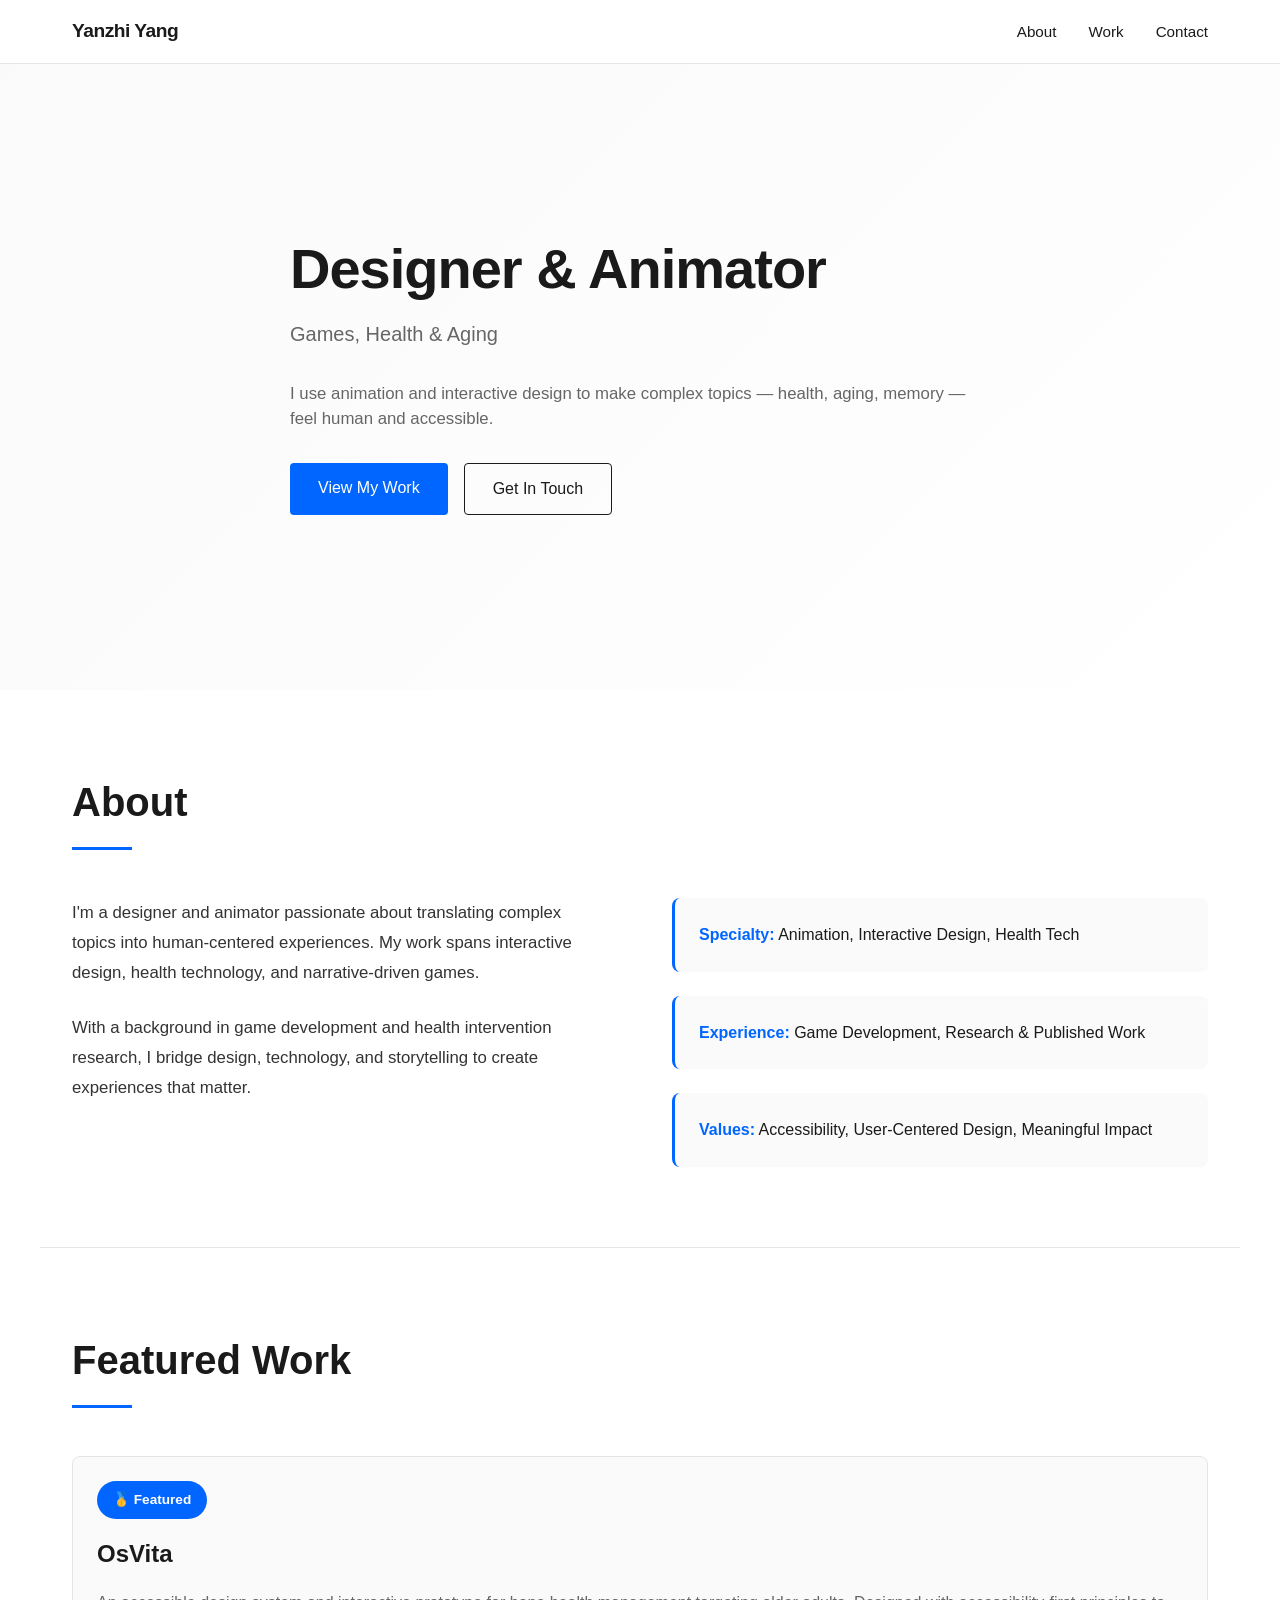
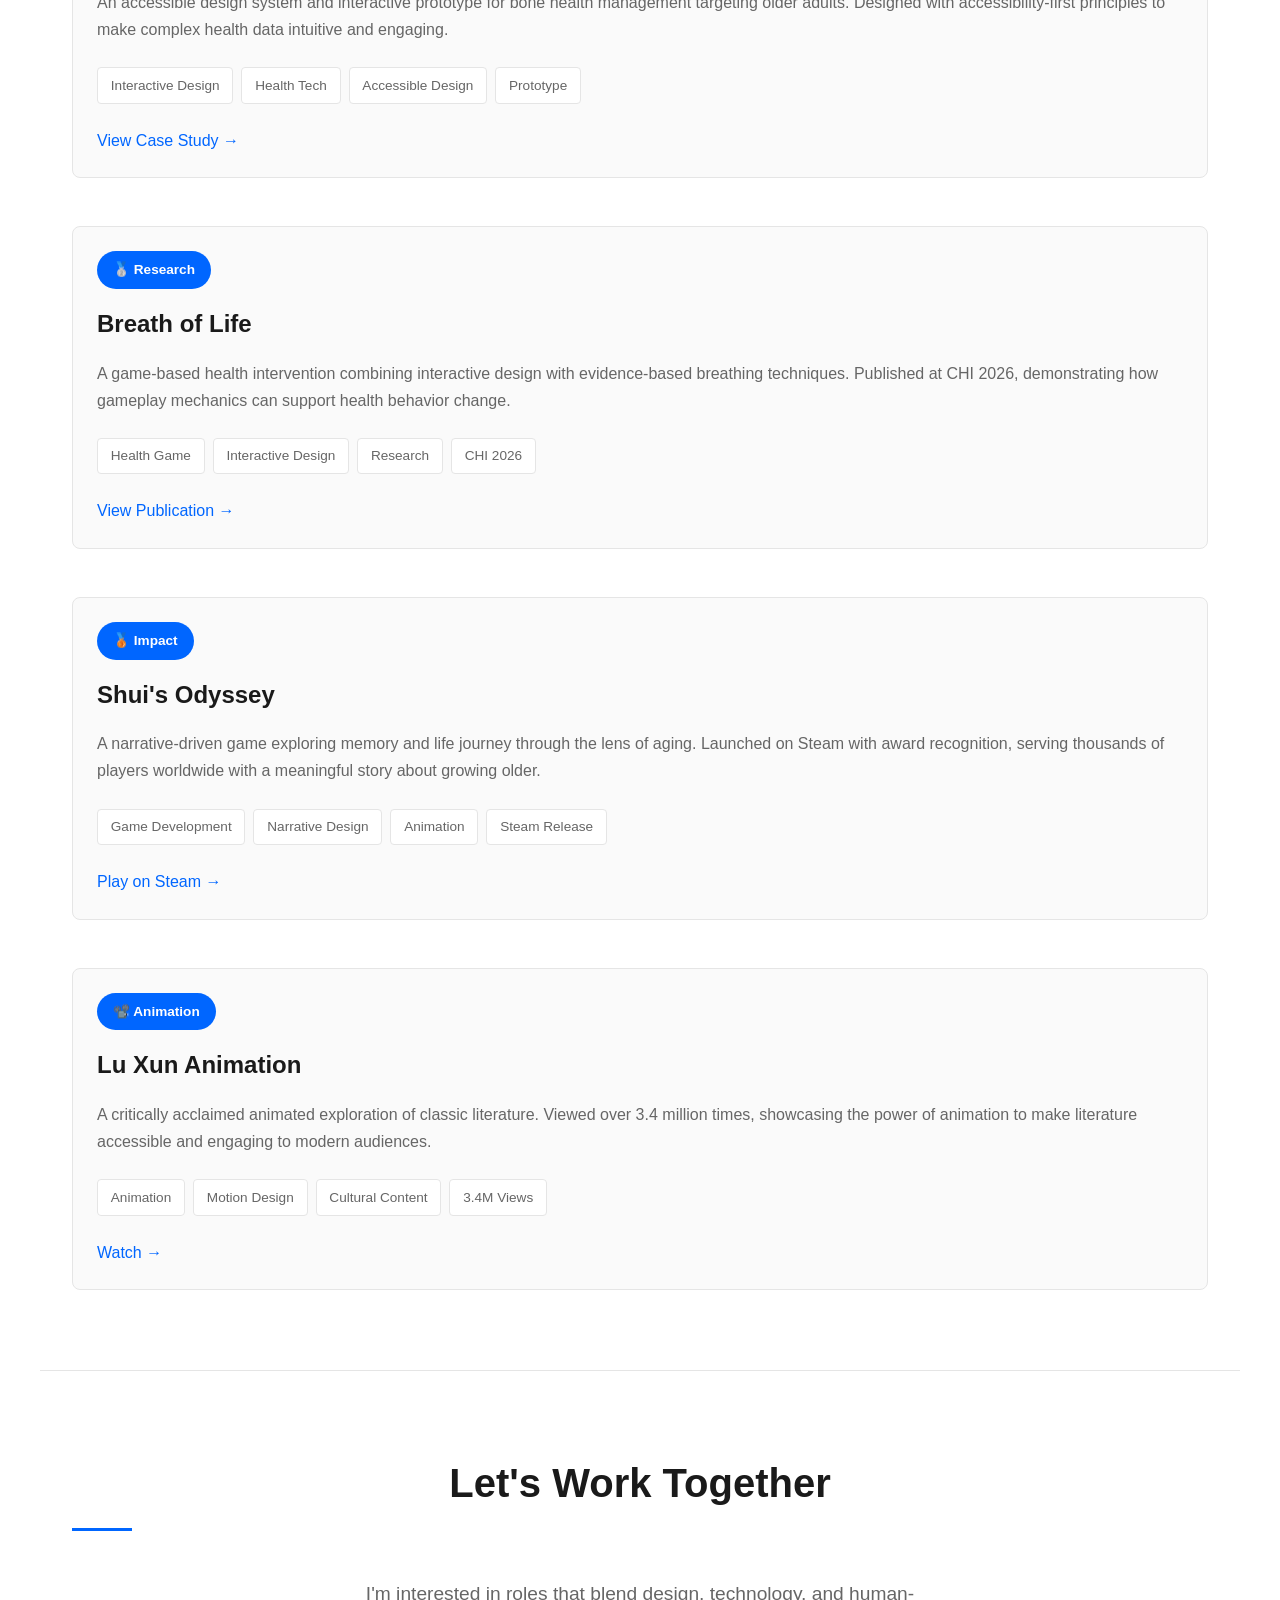
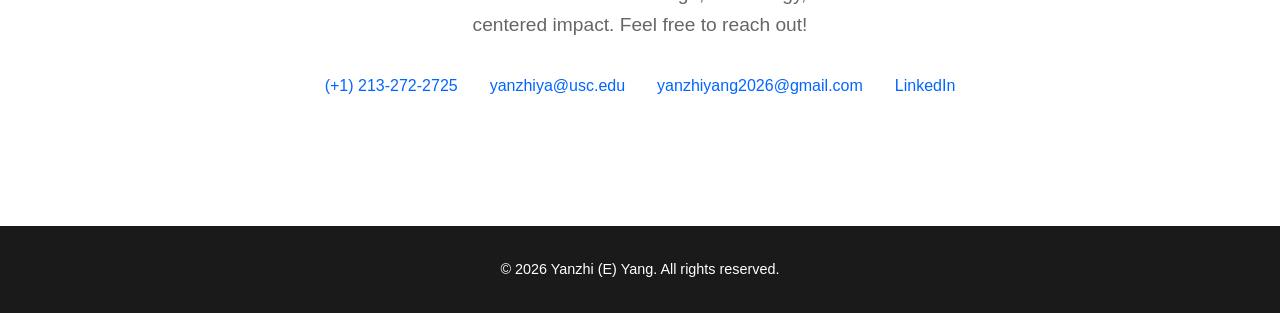
<file: index.html>
<!DOCTYPE html>
<html lang="en">
<head>
    <meta charset="UTF-8">
    <meta name="viewport" content="width=device-width, initial-scale=1.0">
    <title>Yanzhi (E) Yang - Designer & Animator</title>
    <style>
        * {
            margin: 0;
            padding: 0;
            box-sizing: border-box;
        }

        :root {
            --primary: #1a1a1a;
            --secondary: #666;
            --accent: #0066ff;
            --light-bg: #fafafa;
            --white: #ffffff;
            --border: #e5e5e5;
        }

        html {
            scroll-behavior: smooth;
        }

        body {
            font-family: -apple-system, BlinkMacSystemFont, 'Segoe UI', 'Helvetica Neue', sans-serif;
            color: var(--primary);
            background: var(--white);
            line-height: 1.6;
        }

        /* Navigation */
        nav {
            position: fixed;
            top: 0;
            left: 0;
            right: 0;
            background: rgba(255, 255, 255, 0.95);
            backdrop-filter: blur(10px);
            z-index: 1000;
            border-bottom: 1px solid var(--border);
        }

        .nav-container {
            max-width: 1200px;
            margin: 0 auto;
            padding: 1rem 2rem;
            display: flex;
            justify-content: space-between;
            align-items: center;
        }

        .logo {
            font-size: 1.2rem;
            font-weight: 600;
            letter-spacing: -0.5px;
        }

        .nav-links {
            display: flex;
            gap: 2rem;
            list-style: none;
        }

        .nav-links a {
            text-decoration: none;
            color: var(--primary);
            font-size: 0.95rem;
            transition: color 0.3s;
            position: relative;
        }

        .nav-links a:hover {
            color: var(--accent);
        }

        .nav-links a::after {
            content: '';
            position: absolute;
            bottom: -4px;
            left: 0;
            width: 0;
            height: 2px;
            background: var(--accent);
            transition: width 0.3s;
        }

        .nav-links a:hover::after {
            width: 100%;
        }

        /* Hero Section */
        .hero {
            margin-top: 60px;
            padding: 5rem 2rem;
            background: linear-gradient(135deg, #fafafa 0%, #ffffff 100%);
            min-height: 70vh;
            display: flex;
            flex-direction: column;
            justify-content: center;
        }

        .hero-container {
            max-width: 1200px;
            margin: 0 auto;
            animation: fadeInUp 0.8s ease-out;
        }

        .hero h1 {
            font-size: 3.5rem;
            line-height: 1.2;
            margin-bottom: 1rem;
            letter-spacing: -1px;
        }

        .hero-subtitle {
            font-size: 1.25rem;
            color: var(--secondary);
            margin-bottom: 2rem;
            max-width: 700px;
            line-height: 1.5;
        }

        .hero-cta {
            display: flex;
            gap: 1rem;
            flex-wrap: wrap;
        }

        .btn {
            padding: 0.75rem 1.75rem;
            border: none;
            border-radius: 4px;
            font-size: 1rem;
            cursor: pointer;
            text-decoration: none;
            transition: all 0.3s;
            font-weight: 500;
        }

        .btn-primary {
            background: var(--accent);
            color: white;
        }

        .btn-primary:hover {
            background: #0052cc;
            transform: translateY(-2px);
            box-shadow: 0 10px 30px rgba(0, 102, 255, 0.2);
        }

        .btn-secondary {
            background: transparent;
            color: var(--primary);
            border: 1px solid var(--primary);
        }

        .btn-secondary:hover {
            background: var(--primary);
            color: white;
        }

        /* About Section */
        .about {
            max-width: 1200px;
            margin: 0 auto;
            padding: 5rem 2rem;
            border-bottom: 1px solid var(--border);
        }

        .section-title {
            font-size: 2.5rem;
            margin-bottom: 3rem;
            position: relative;
            padding-bottom: 1rem;
        }

        .section-title::after {
            content: '';
            position: absolute;
            bottom: 0;
            left: 0;
            width: 60px;
            height: 3px;
            background: var(--accent);
        }

        .about-content {
            display: grid;
            grid-template-columns: 1fr 1fr;
            gap: 4rem;
            align-items: start;
        }

        .about-text p {
            font-size: 1.05rem;
            line-height: 1.8;
            margin-bottom: 1.5rem;
            color: #333;
        }

        .about-highlights {
            display: grid;
            gap: 1.5rem;
        }

        .highlight-item {
            padding: 1.5rem;
            background: var(--light-bg);
            border-radius: 8px;
            border-left: 3px solid var(--accent);
        }

        .highlight-item strong {
            color: var(--accent);
        }

        /* Portfolio Section */
        .portfolio {
            max-width: 1200px;
            margin: 0 auto;
            padding: 5rem 2rem;
            border-bottom: 1px solid var(--border);
        }

        .projects-grid {
            display: grid;
            gap: 3rem;
        }

        .project-card {
            background: var(--light-bg);
            border-radius: 8px;
            overflow: hidden;
            transition: all 0.3s;
            border: 1px solid var(--border);
        }

        .project-card:hover {
            transform: translateY(-8px);
            box-shadow: 0 20px 40px rgba(0, 0, 0, 0.08);
        }

        .project-badge {
            display: inline-block;
            padding: 0.5rem 1rem;
            background: var(--accent);
            color: white;
            border-radius: 20px;
            font-size: 0.85rem;
            font-weight: 600;
            margin: 1.5rem 1.5rem 0 1.5rem;
        }

        .project-content {
            padding: 0 1.5rem 1.5rem 1.5rem;
        }

        .project-title {
            font-size: 1.5rem;
            margin: 1rem 0;
            color: var(--primary);
        }

        .project-description {
            color: var(--secondary);
            margin-bottom: 1.5rem;
            line-height: 1.7;
        }

        .project-tags {
            display: flex;
            gap: 0.5rem;
            flex-wrap: wrap;
            margin-bottom: 1.5rem;
        }

        .tag {
            display: inline-block;
            padding: 0.4rem 0.8rem;
            background: white;
            border: 1px solid var(--border);
            border-radius: 4px;
            font-size: 0.85rem;
            color: var(--secondary);
        }

        .project-link {
            display: inline-block;
            color: var(--accent);
            text-decoration: none;
            font-weight: 500;
            transition: all 0.3s;
        }

        .project-link:hover {
            color: #0052cc;
            transform: translateX(4px);
        }

        /* Contact Section */
        .contact {
            max-width: 1200px;
            margin: 0 auto;
            padding: 5rem 2rem;
            text-align: center;
        }

        .contact-text {
            font-size: 1.2rem;
            color: var(--secondary);
            margin-bottom: 2rem;
            max-width: 600px;
            margin-left: auto;
            margin-right: auto;
        }

        .contact-links {
            display: flex;
            justify-content: center;
            gap: 2rem;
            flex-wrap: wrap;
            margin-bottom: 3rem;
        }

        .contact-link {
            color: var(--accent);
            text-decoration: none;
            font-weight: 500;
            transition: all 0.3s;
        }

        .contact-link:hover {
            color: #0052cc;
        }

        /* Footer */
        footer {
            background: var(--primary);
            color: white;
            padding: 2rem;
            text-align: center;
            font-size: 0.9rem;
        }

        /* Animations */
        @keyframes fadeInUp {
            from {
                opacity: 0;
                transform: translateY(30px);
            }
            to {
                opacity: 1;
                transform: translateY(0);
            }
        }

        .fade-in {
            animation: fadeInUp 0.8s ease-out;
        }

        /* Responsive */
        @media (max-width: 768px) {
            .hero h1 {
                font-size: 2.5rem;
            }

            .hero-subtitle {
                font-size: 1.1rem;
            }

            .about-content {
                grid-template-columns: 1fr;
                gap: 2rem;
            }

            .nav-links {
                gap: 1rem;
            }

            .section-title {
                font-size: 2rem;
            }

            .hero-cta {
                flex-direction: column;
            }

            .btn {
                width: 100%;
                text-align: center;
            }
        }
    </style>
</head>
<body>
    <!-- Navigation -->
    <nav>
        <div class="nav-container">
            <div class="logo">Yanzhi Yang</div>
            <ul class="nav-links">
                <li><a href="#about">About</a></li>
                <li><a href="#portfolio">Work</a></li>
                <li><a href="#contact">Contact</a></li>
            </ul>
        </div>
    </nav>

    <!-- Hero Section -->
    <section class="hero">
        <div class="hero-container">
            <h1>Designer & Animator</h1>
            <p class="hero-subtitle">Games, Health &amp; Aging</p>
            <p class="hero-subtitle" style="font-size: 1.05rem; margin-bottom: 2rem;">
                I use animation and interactive design to make complex topics — health, aging, memory — feel human and accessible.
            </p>
            <div class="hero-cta">
                <a href="#portfolio" class="btn btn-primary">View My Work</a>
                <a href="#contact" class="btn btn-secondary">Get In Touch</a>
            </div>
        </div>
    </section>

    <!-- About Section -->
    <section class="about" id="about">
        <h2 class="section-title">About</h2>
        <div class="about-content">
            <div class="about-text">
                <p>
                    I'm a designer and animator passionate about translating complex topics into human-centered experiences. My work spans interactive design, health technology, and narrative-driven games.
                </p>
                <p>
                    With a background in game development and health intervention research, I bridge design, technology, and storytelling to create experiences that matter.
                </p>
            </div>
            <div class="about-highlights">
                <div class="highlight-item">
                    <strong>Specialty:</strong> Animation, Interactive Design, Health Tech
                </div>
                <div class="highlight-item">
                    <strong>Experience:</strong> Game Development, Research & Published Work
                </div>
                <div class="highlight-item">
                    <strong>Values:</strong> Accessibility, User-Centered Design, Meaningful Impact
                </div>
            </div>
        </div>
    </section>

    <!-- Portfolio Section -->
    <section class="portfolio" id="portfolio">
        <h2 class="section-title">Featured Work</h2>
        <div class="projects-grid">
            <!-- Project 1 -->
            <div class="project-card fade-in">
                <div class="project-badge">🥇 Featured</div>
                <div class="project-content">
                    <h3 class="project-title">OsVita</h3>
                    <p class="project-description">
                        An accessible design system and interactive prototype for bone health management targeting older adults. Designed with accessibility-first principles to make complex health data intuitive and engaging.
                    </p>
                    <div class="project-tags">
                        <span class="tag">Interactive Design</span>
                        <span class="tag">Health Tech</span>
                        <span class="tag">Accessible Design</span>
                        <span class="tag">Prototype</span>
                    </div>
                    <a href="osvita.html" class="project-link">View Case Study →</a>
                </div>
            </div>

            <!-- Project 2 -->
            <div class="project-card fade-in">
                <div class="project-badge">🥈 Research</div>
                <div class="project-content">
                    <h3 class="project-title">Breath of Life</h3>
                    <p class="project-description">
                        A game-based health intervention combining interactive design with evidence-based breathing techniques. Published at CHI 2026, demonstrating how gameplay mechanics can support health behavior change.
                    </p>
                    <div class="project-tags">
                        <span class="tag">Health Game</span>
                        <span class="tag">Interactive Design</span>
                        <span class="tag">Research</span>
                        <span class="tag">CHI 2026</span>
                    </div>
                    <a href="#" class="project-link">View Publication →</a>
                </div>
            </div>

            <!-- Project 3 -->
            <div class="project-card fade-in">
                <div class="project-badge">🥉 Impact</div>
                <div class="project-content">
                    <h3 class="project-title">Shui's Odyssey</h3>
                    <p class="project-description">
                        A narrative-driven game exploring memory and life journey through the lens of aging. Launched on Steam with award recognition, serving thousands of players worldwide with a meaningful story about growing older.
                    </p>
                    <div class="project-tags">
                        <span class="tag">Game Development</span>
                        <span class="tag">Narrative Design</span>
                        <span class="tag">Animation</span>
                        <span class="tag">Steam Release</span>
                    </div>
                    <a href="#" class="project-link">Play on Steam →</a>
                </div>
            </div>

            <!-- Project 4 -->
            <div class="project-card fade-in">
                <div class="project-badge">📽️ Animation</div>
                <div class="project-content">
                    <h3 class="project-title">Lu Xun Animation</h3>
                    <p class="project-description">
                        A critically acclaimed animated exploration of classic literature. Viewed over 3.4 million times, showcasing the power of animation to make literature accessible and engaging to modern audiences.
                    </p>
                    <div class="project-tags">
                        <span class="tag">Animation</span>
                        <span class="tag">Motion Design</span>
                        <span class="tag">Cultural Content</span>
                        <span class="tag">3.4M Views</span>
                    </div>
                    <a href="#" class="project-link">Watch →</a>
                </div>
            </div>
        </div>
    </section>

    <!-- Contact Section -->
    <section class="contact" id="contact">
        <h2 class="section-title">Let's Work Together</h2>
        <p class="contact-text">
            I'm interested in roles that blend design, technology, and human-centered impact. Feel free to reach out!
        </p>
        <div class="contact-links">
            <a href="tel:+12132722725" class="contact-link">(+1) 213-272-2725</a>
            <a href="mailto:yanzhiya@usc.edu" class="contact-link">yanzhiya@usc.edu</a>
            <a href="mailto:yanzhiyang2026@gmail.com" class="contact-link">yanzhiyang2026@gmail.com</a>
            <a href="https://www.linkedin.com/in/yanzhi-e-yang-2474b6325" class="contact-link" target="_blank" rel="noopener">LinkedIn</a>
        </div>
    </section>

    <!-- Footer -->
    <footer>
        <p>&copy; 2026 Yanzhi (E) Yang. All rights reserved.</p>
    </footer>

    <script>
        // Smooth scroll offset for fixed nav
        document.querySelectorAll('a[href^="#"]').forEach(anchor => {
            anchor.addEventListener('click', function (e) {
                e.preventDefault();
                const target = document.querySelector(this.getAttribute('href'));
                if (target) {
                    const offset = 60;
                    window.scrollTo({
                        top: target.offsetTop - offset,
                        behavior: 'smooth'
                    });
                }
            });
        });

        // Fade-in on scroll
        const observer = new IntersectionObserver((entries) => {
            entries.forEach(entry => {
                if (entry.isIntersecting) {
                    entry.target.classList.add('fade-in');
                }
            });
        });

        document.querySelectorAll('.project-card').forEach(card => {
            observer.observe(card);
        });
    </script>
</body>
</html>
</file>
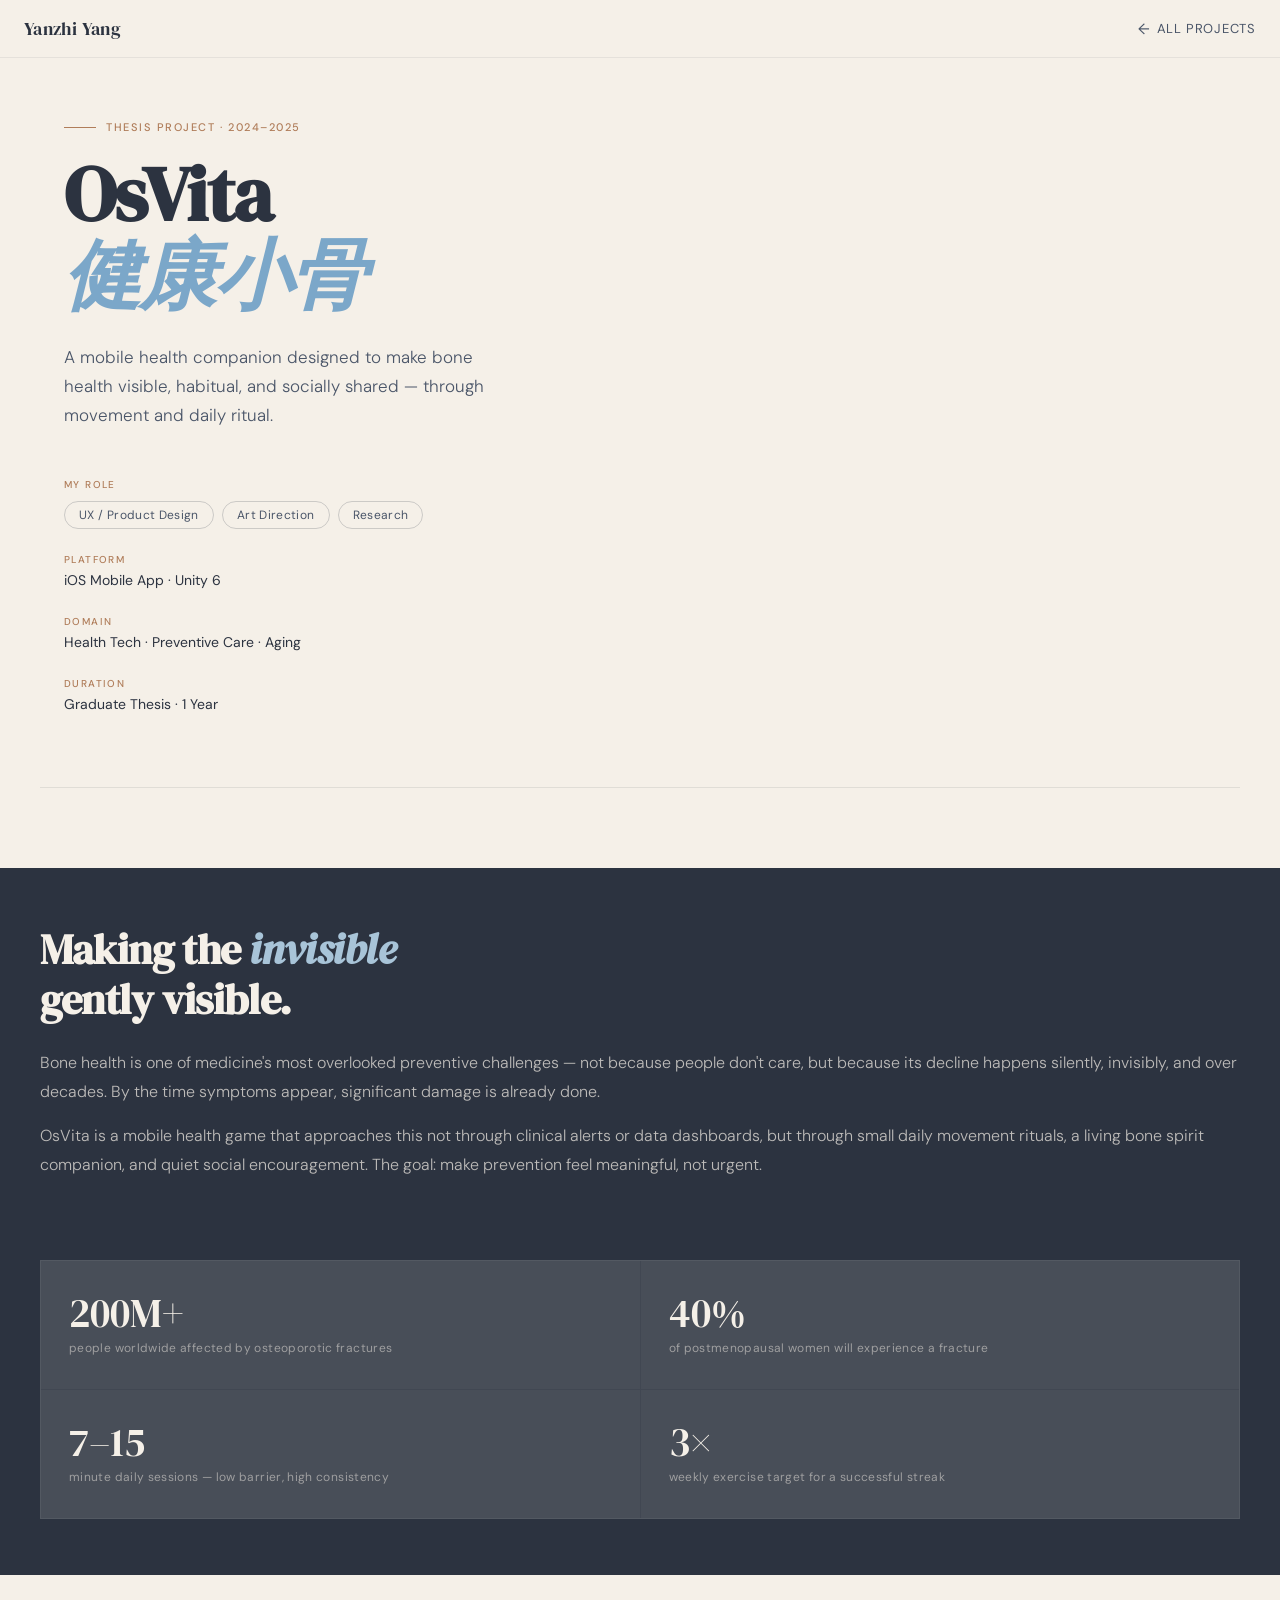
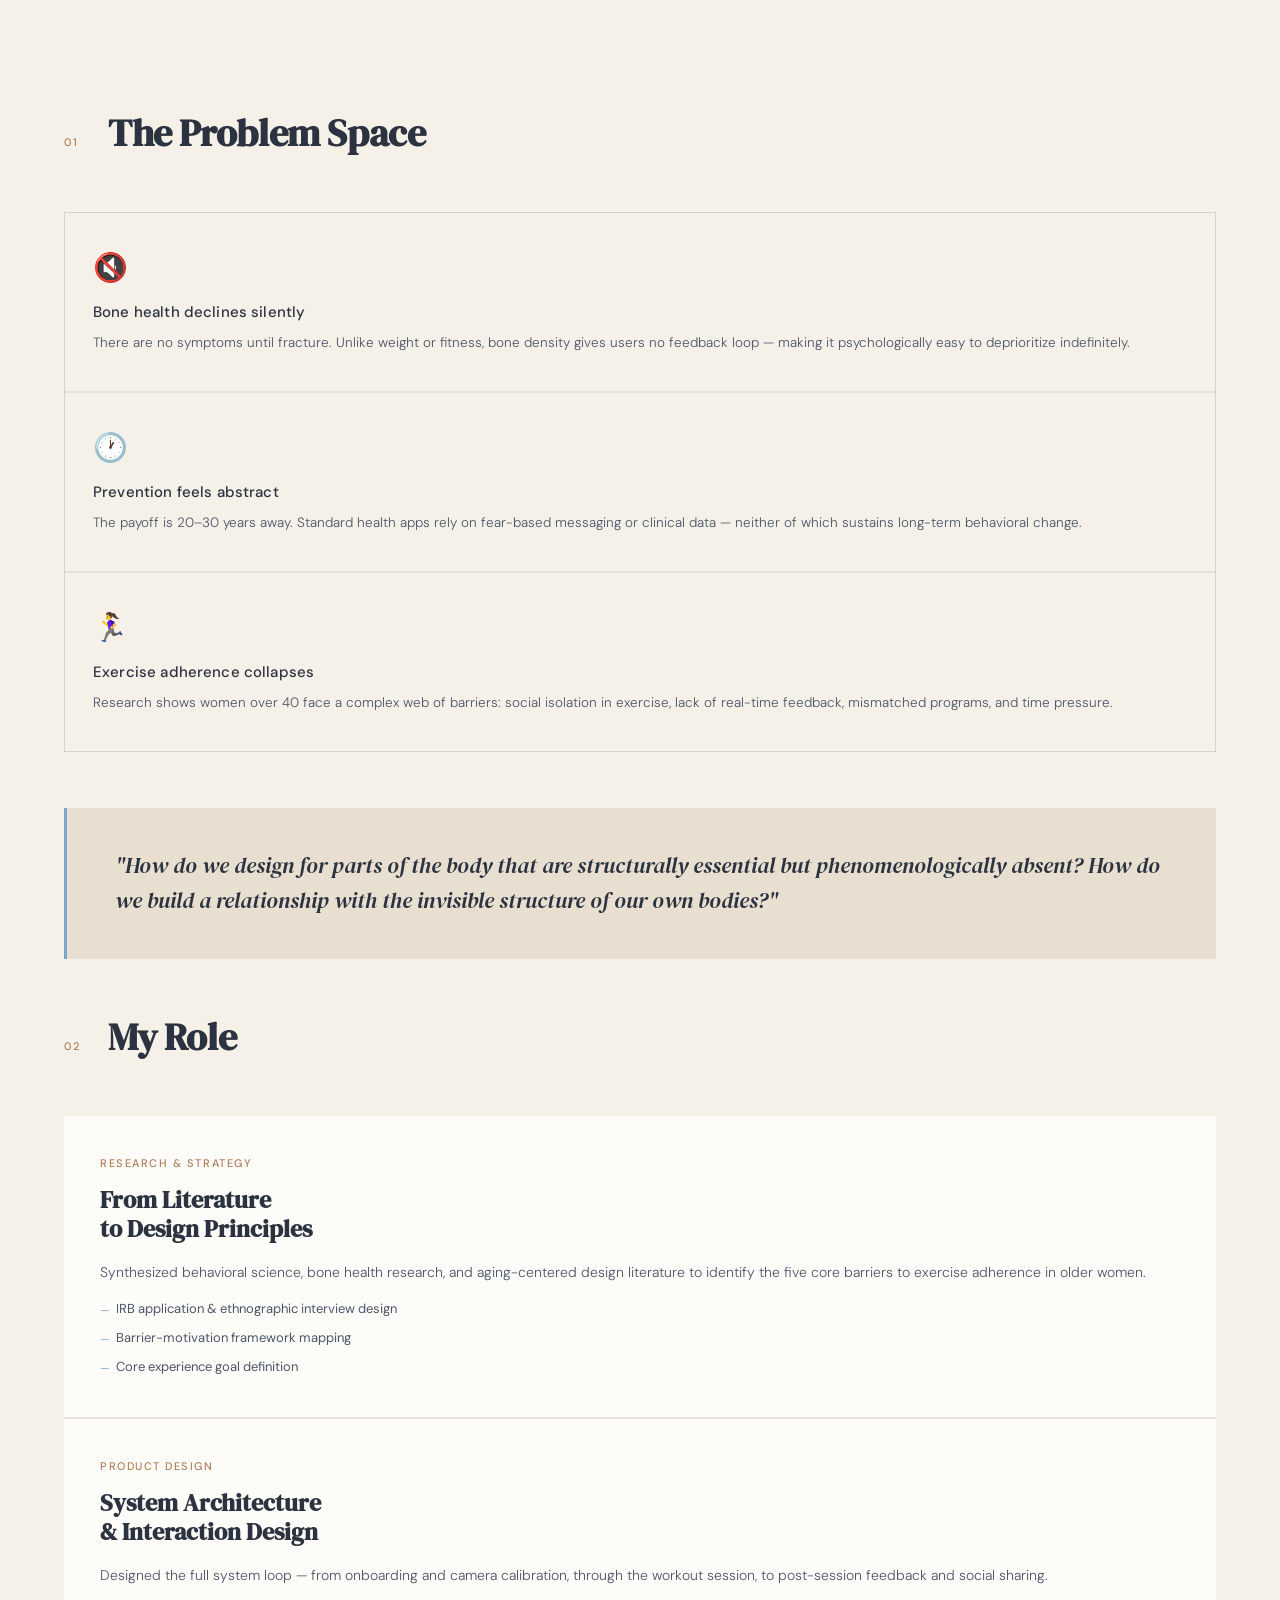
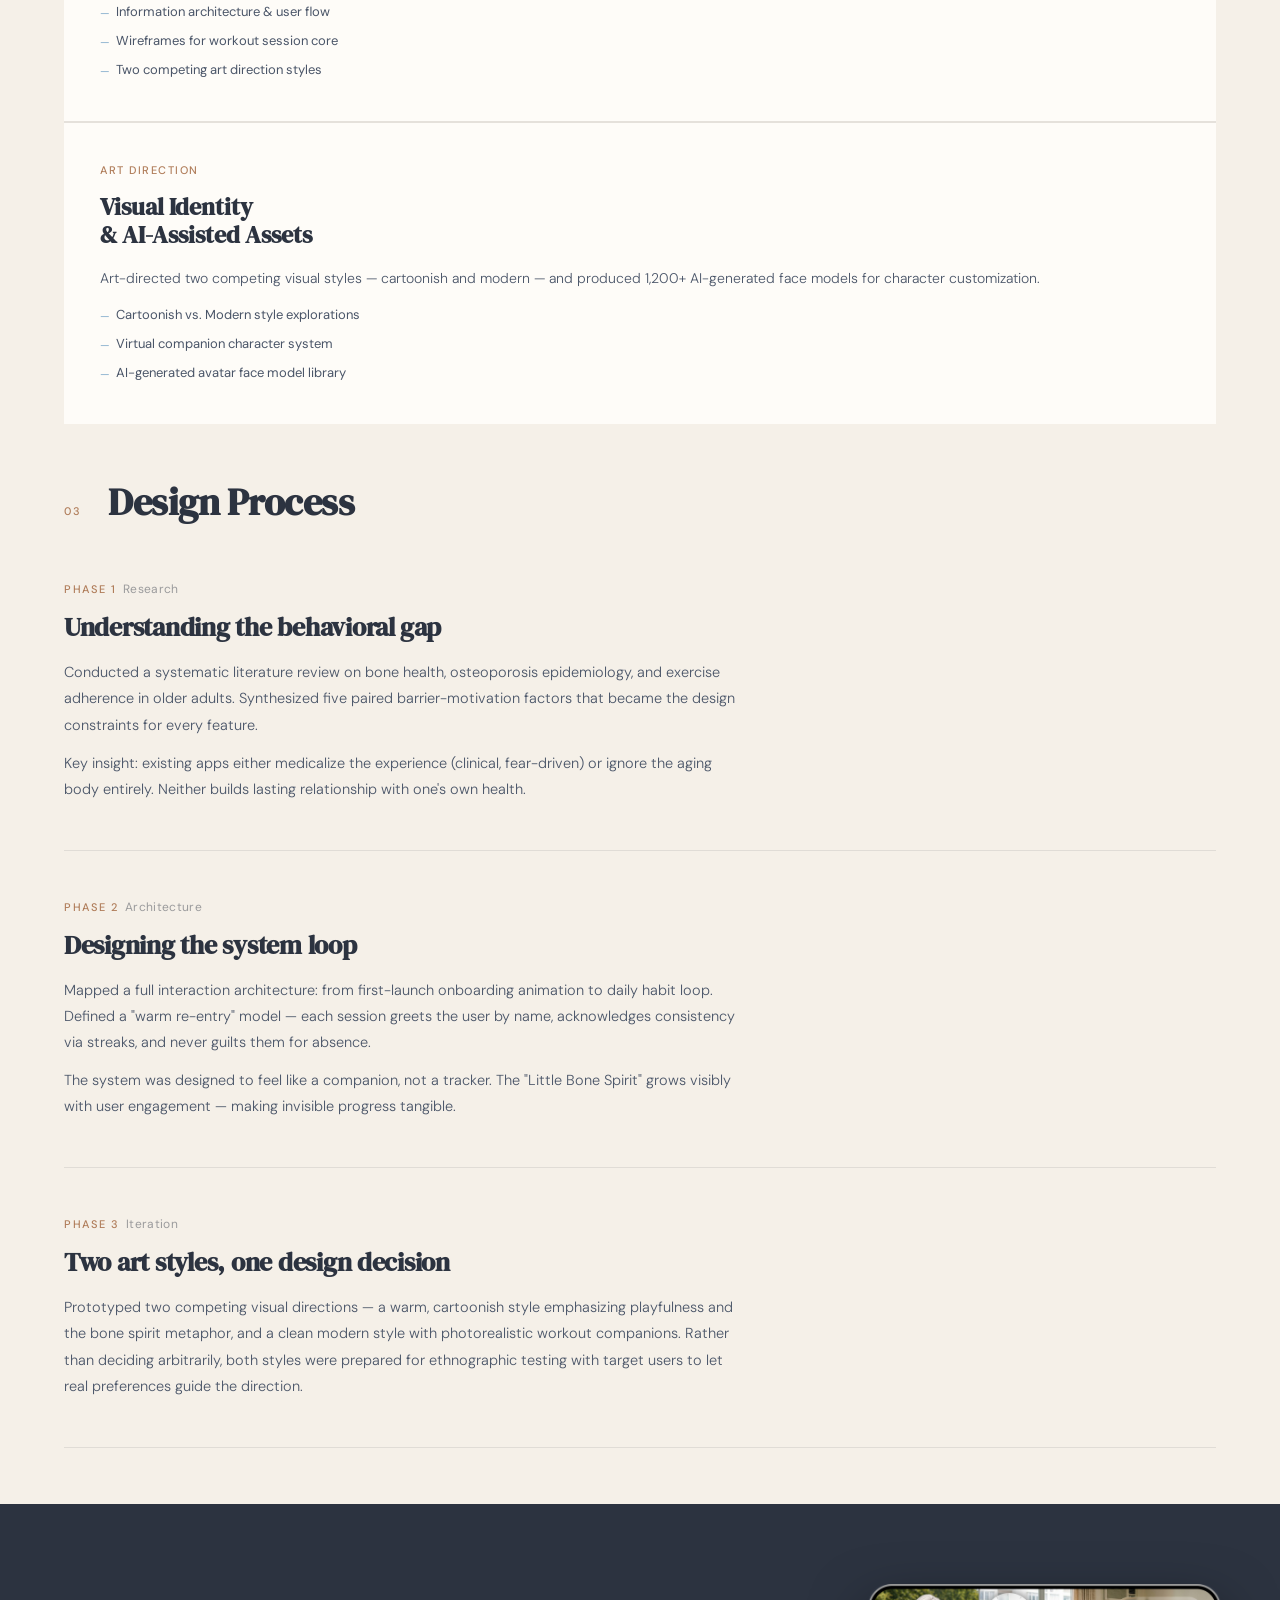
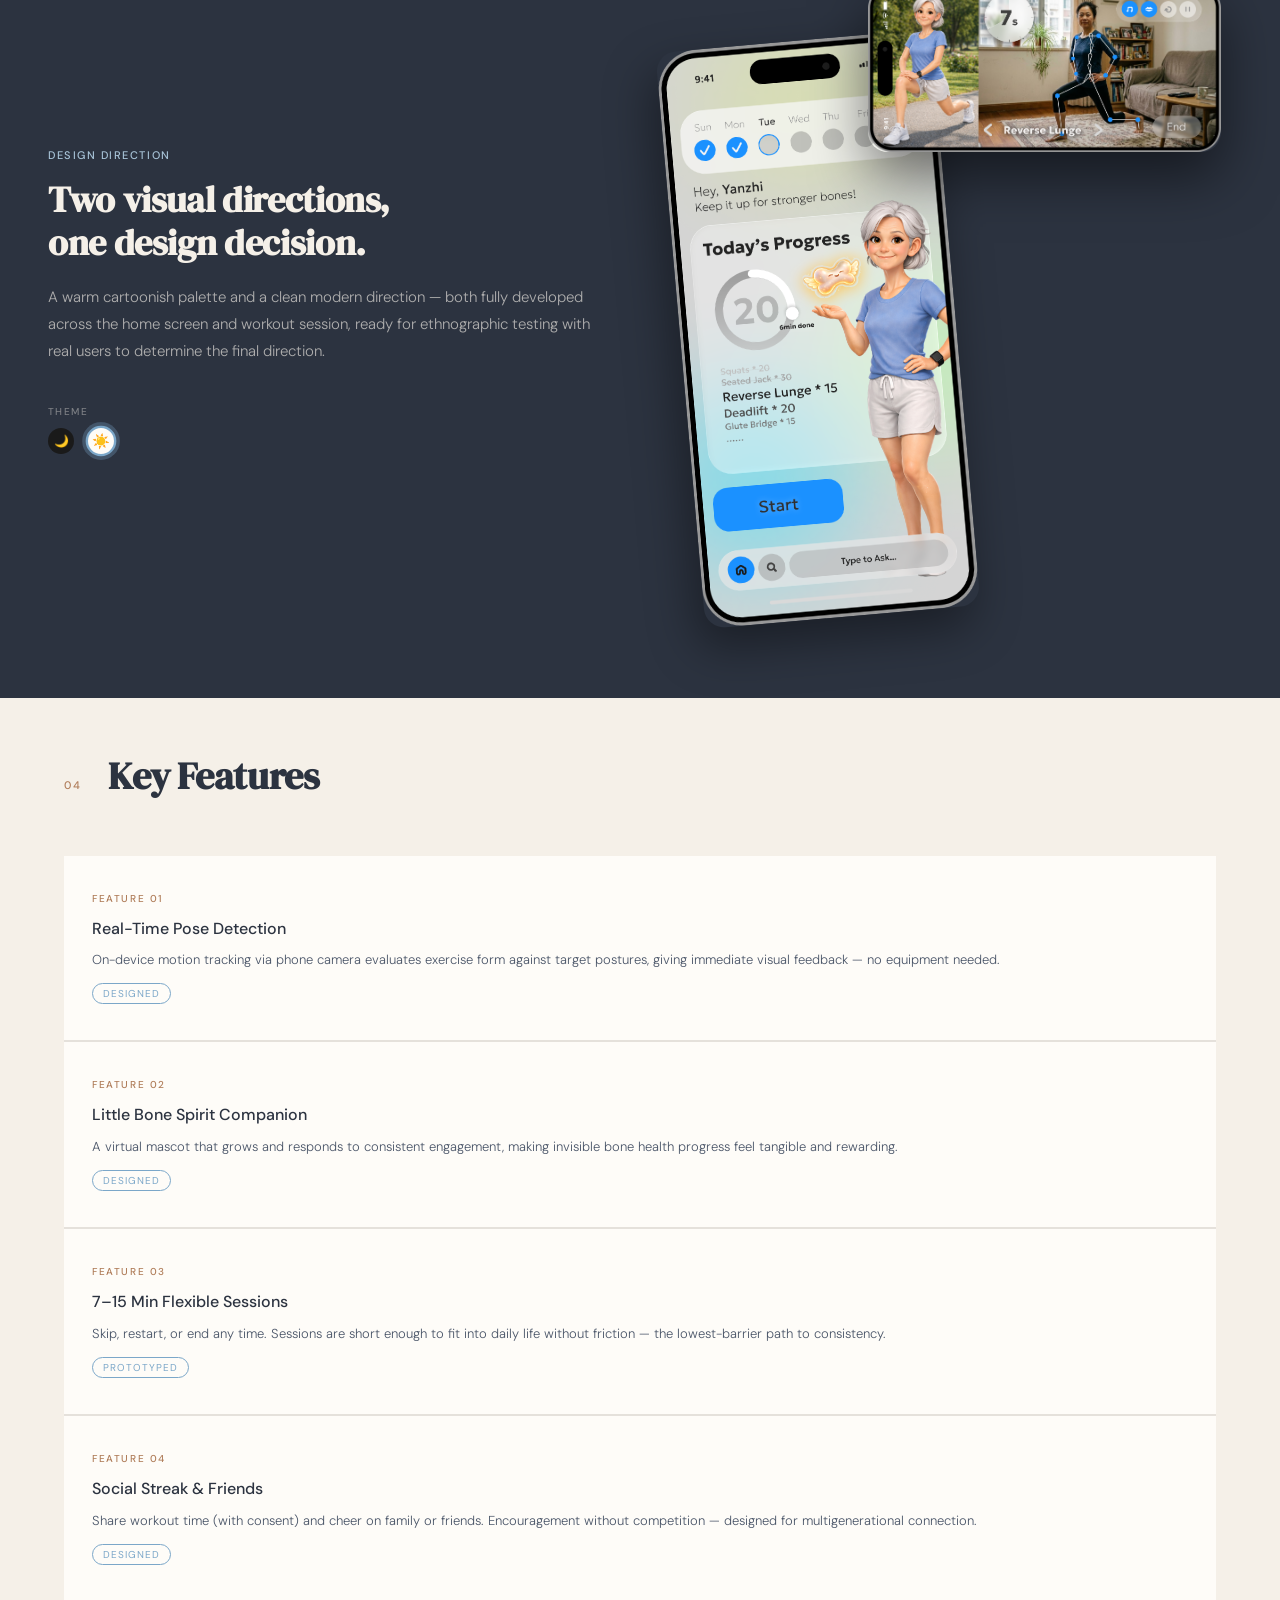
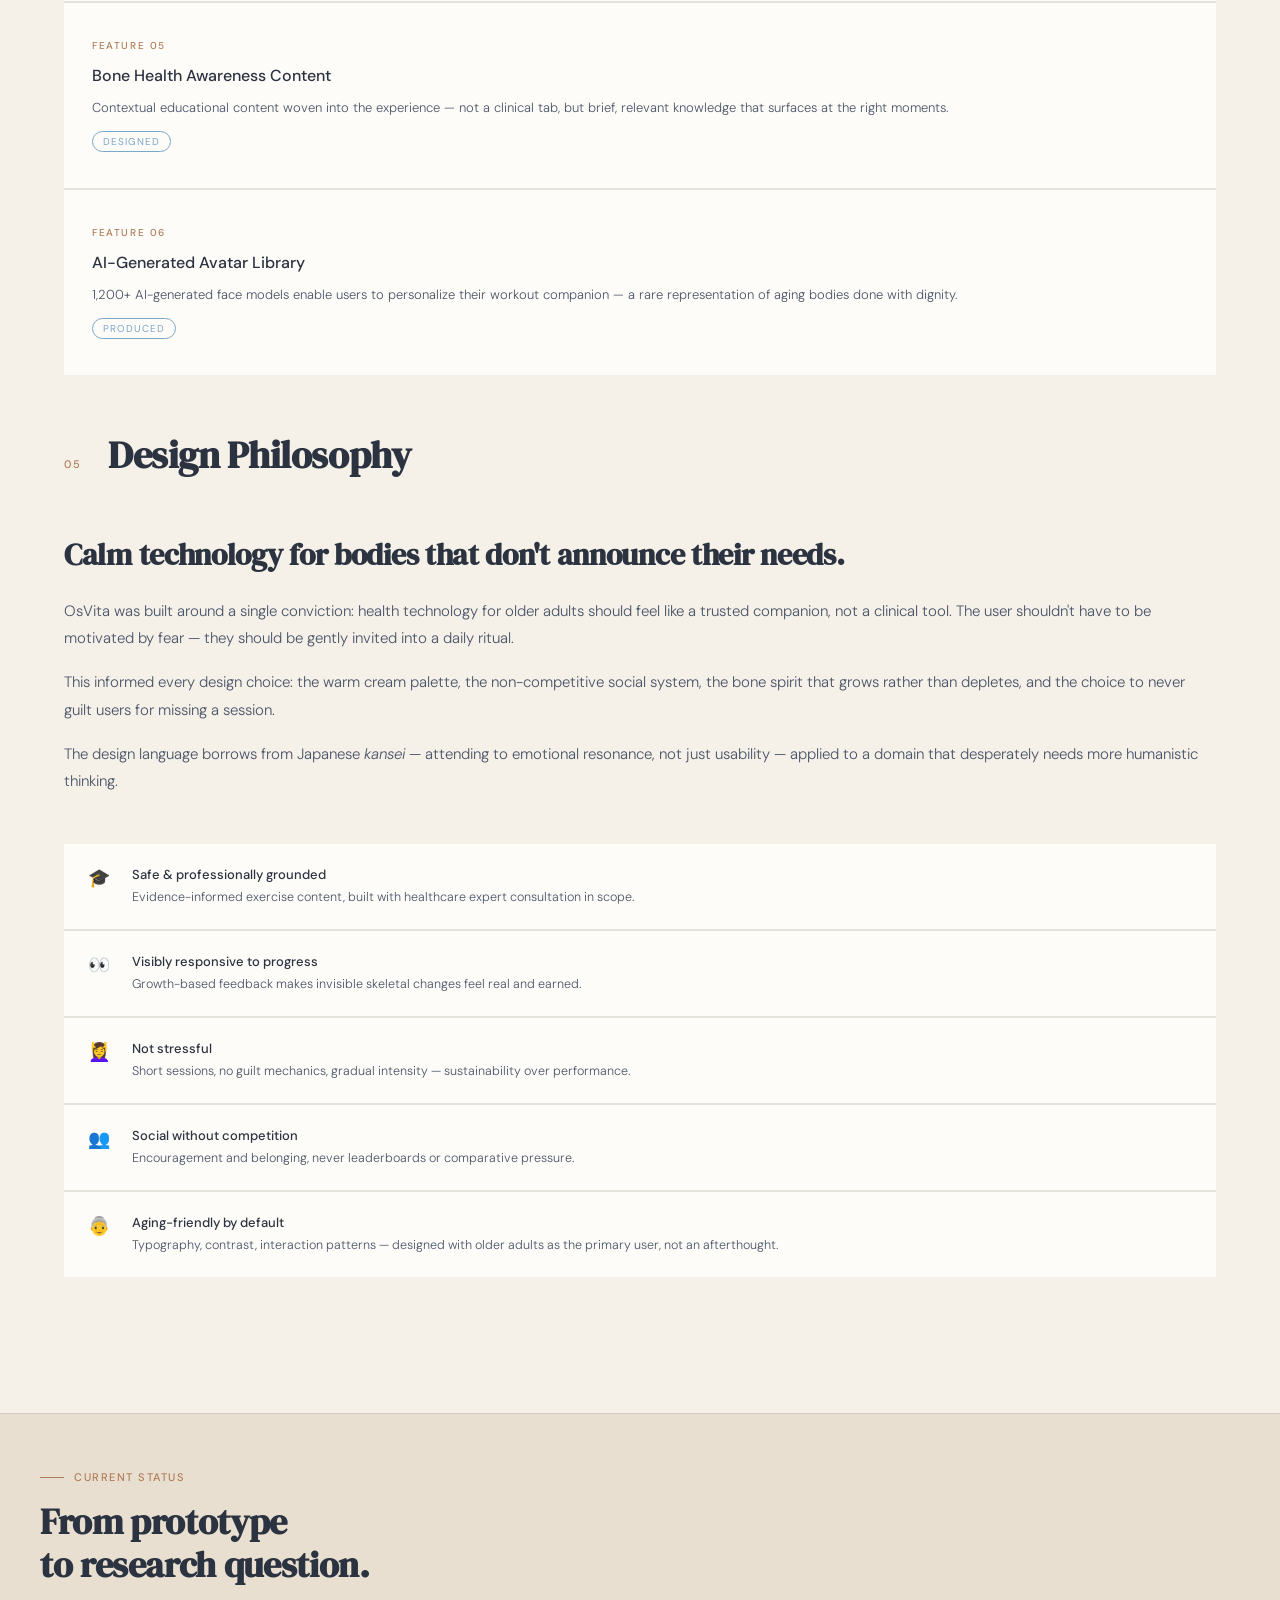
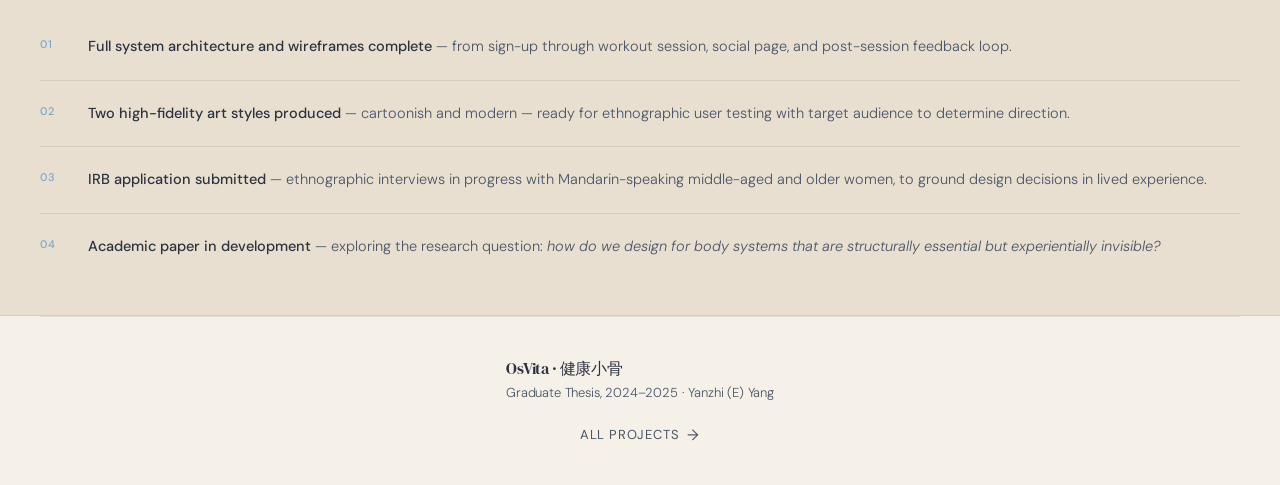
<file: osvita.html>
<!DOCTYPE html>
<html lang="en">
<head>
<meta charset="UTF-8">
<meta name="viewport" content="width=device-width, initial-scale=1.0">
<title>OsVita — Yanzhi Yang</title>
<link href="https://fonts.googleapis.com/css2?family=DM+Serif+Display:ital@0;1&family=DM+Sans:ital,opsz,wght@0,9..40,300;0,9..40,400;0,9..40,500;1,9..40,300&display=swap" rel="stylesheet">
<style>
  :root {
    --cream: #F5F0E8;
    --bone: #E8DFD0;
    --slate: #2C3340;
    --slate-mid: #4A5568;
    --blue-soft: #7BA7C9;
    --blue-muted: #A8C4D8;
    --accent: #B07D5A;
    --accent-light: #D4A882;
    --white: #FEFCF8;
  }

  *, *::before, *::after { box-sizing: border-box; margin: 0; padding: 0; }

  html { scroll-behavior: smooth; }

  body {
    font-family: 'DM Sans', sans-serif;
    background: var(--cream);
    color: var(--slate);
    overflow-x: hidden;
  }

  /* ── NAV ── */
  nav {
    position: fixed; top: 0; left: 0; right: 0; z-index: 100;
    padding: 20px 48px;
    display: flex; justify-content: space-between; align-items: center;
    background: rgba(245,240,232,0.85);
    backdrop-filter: blur(12px);
    border-bottom: 1px solid rgba(44,51,64,0.08);
  }
  nav .logo {
    font-family: 'DM Serif Display', serif;
    font-size: 18px; color: var(--slate);
    text-decoration: none;
    letter-spacing: 0.02em;
  }
  nav .back {
    font-size: 13px; font-weight: 400; color: var(--slate-mid);
    text-decoration: none; letter-spacing: 0.06em; text-transform: uppercase;
    display: flex; align-items: center; gap: 6px;
    transition: color 0.2s;
  }
  nav .back:hover { color: var(--accent); }
  nav .back::before { content: '←'; font-size: 15px; }

  /* ── HERO ── */
  .hero {
    padding: 160px 48px 100px;
    max-width: 1200px; margin: 0 auto;
    display: grid; grid-template-columns: 1fr 1fr; gap: 80px; align-items: end;
  }
  .hero-label {
    font-size: 11px; font-weight: 500; letter-spacing: 0.14em; text-transform: uppercase;
    color: var(--accent); margin-bottom: 20px;
    display: flex; align-items: center; gap: 10px;
  }
  .hero-label::before {
    content: ''; width: 32px; height: 1px; background: var(--accent);
  }
  .hero h1 {
    font-family: 'DM Serif Display', serif;
    font-size: clamp(52px, 6vw, 80px); line-height: 1.05;
    color: var(--slate); letter-spacing: -0.02em;
    margin-bottom: 28px;
  }
  .hero h1 em {
    font-style: italic; color: var(--blue-soft);
  }
  .hero-tagline {
    font-size: 17px; line-height: 1.7; color: var(--slate-mid);
    font-weight: 300; max-width: 420px;
  }
  .hero-meta {
    display: flex; flex-direction: column; gap: 24px;
    padding-bottom: 8px;
  }
  .meta-item { display: flex; flex-direction: column; gap: 4px; }
  .meta-label {
    font-size: 10px; letter-spacing: 0.14em; text-transform: uppercase;
    color: var(--accent); font-weight: 500;
  }
  .meta-value {
    font-size: 14px; color: var(--slate); font-weight: 400;
    line-height: 1.5;
  }
  .role-tags {
    display: flex; flex-wrap: wrap; gap: 8px; margin-top: 6px;
  }
  .tag {
    font-size: 12px; padding: 5px 14px;
    border: 1px solid rgba(44,51,64,0.2);
    border-radius: 100px; color: var(--slate-mid);
    letter-spacing: 0.03em;
  }

  /* ── DIVIDER ── */
  .section-divider {
    max-width: 1200px; margin: 0 auto;
    padding: 0 48px;
    border-top: 1px solid rgba(44,51,64,0.1);
  }

  /* ── OVERVIEW BAND ── */
  .overview-band {
    background: var(--slate);
    padding: 80px 48px;
    margin: 80px 0;
  }
  .overview-inner {
    max-width: 1200px; margin: 0 auto;
    display: grid; grid-template-columns: 1.2fr 1fr; gap: 80px; align-items: center;
  }
  .overview-text h2 {
    font-family: 'DM Serif Display', serif;
    font-size: 42px; color: var(--cream);
    line-height: 1.2; margin-bottom: 24px; letter-spacing: -0.01em;
  }
  .overview-text h2 em { font-style: italic; color: var(--blue-muted); }
  .overview-text p {
    font-size: 16px; line-height: 1.8; color: rgba(245,240,232,0.72);
    font-weight: 300;
  }
  .overview-text p + p { margin-top: 16px; }
  .stats-grid {
    display: grid; grid-template-columns: 1fr 1fr; gap: 1px;
    background: rgba(245,240,232,0.1);
    border: 1px solid rgba(245,240,232,0.1);
  }
  .stat-box {
    padding: 32px 28px;
    background: rgba(245,240,232,0.04);
  }
  .stat-number {
    font-family: 'DM Serif Display', serif;
    font-size: 40px; color: var(--cream); line-height: 1;
    margin-bottom: 6px;
  }
  .stat-desc {
    font-size: 12px; color: rgba(245,240,232,0.5);
    line-height: 1.5; letter-spacing: 0.03em;
  }

  /* ── SECTION ── */
  .section {
    max-width: 1200px; margin: 0 auto;
    padding: 80px 48px;
  }
  .section-header {
    display: flex; align-items: baseline; gap: 20px;
    margin-bottom: 56px;
  }
  .section-num {
    font-size: 11px; letter-spacing: 0.14em; text-transform: uppercase;
    color: var(--accent); font-weight: 500; min-width: 24px;
  }
  .section h2 {
    font-family: 'DM Serif Display', serif;
    font-size: 38px; color: var(--slate); letter-spacing: -0.01em; line-height: 1.2;
  }

  /* ── PROBLEM CARDS ── */
  .problem-grid {
    display: grid; grid-template-columns: repeat(3, 1fr); gap: 2px;
    background: rgba(44,51,64,0.08);
    border: 1px solid rgba(44,51,64,0.08);
    margin-bottom: 56px;
  }
  .problem-card {
    background: var(--cream); padding: 36px 28px;
    position: relative; overflow: hidden;
  }
  .problem-card::before {
    content: '';
    position: absolute; top: 0; left: 0; right: 0; height: 3px;
    background: var(--blue-soft); opacity: 0;
    transition: opacity 0.3s;
  }
  .problem-card:hover::before { opacity: 1; }
  .problem-icon {
    font-size: 28px; margin-bottom: 16px; display: block;
  }
  .problem-card h3 {
    font-size: 15px; font-weight: 500; color: var(--slate);
    margin-bottom: 10px; letter-spacing: 0.01em;
  }
  .problem-card p {
    font-size: 13.5px; line-height: 1.7; color: var(--slate-mid);
    font-weight: 300;
  }
  .insight-block {
    background: var(--bone); padding: 40px 48px;
    border-left: 3px solid var(--blue-soft);
  }
  .insight-block p {
    font-family: 'DM Serif Display', serif;
    font-size: 22px; line-height: 1.6; color: var(--slate);
    font-style: italic;
  }

  /* ── MY ROLE ── */
  .role-grid {
    display: grid; grid-template-columns: repeat(2, 1fr); gap: 2px;
    background: rgba(44,51,64,0.08);
  }
  .role-card {
    background: var(--white); padding: 40px 36px;
  }
  .role-card .role-title {
    font-size: 11px; font-weight: 500; letter-spacing: 0.14em;
    text-transform: uppercase; color: var(--accent);
    margin-bottom: 16px;
  }
  .role-card h3 {
    font-family: 'DM Serif Display', serif;
    font-size: 24px; color: var(--slate); margin-bottom: 16px;
    line-height: 1.2;
  }
  .role-card p {
    font-size: 14px; line-height: 1.8; color: var(--slate-mid);
    font-weight: 300;
  }
  .role-card ul {
    margin-top: 14px; padding-left: 0; list-style: none; display: flex; flex-direction: column; gap: 8px;
  }
  .role-card ul li {
    font-size: 13px; color: var(--slate-mid); line-height: 1.6;
    padding-left: 16px; position: relative;
  }
  .role-card ul li::before {
    content: '—'; position: absolute; left: 0; color: var(--blue-soft);
    font-size: 11px; top: 3px;
  }

  /* ── PROCESS ── */
  .process-timeline {
    display: flex; flex-direction: column; gap: 0;
  }
  .process-step {
    display: grid; grid-template-columns: 120px 1fr;
    gap: 0;
    border-bottom: 1px solid rgba(44,51,64,0.1);
    padding: 48px 0;
    position: relative;
  }
  .process-step:first-child { padding-top: 0; }
  .step-label {
    display: flex; flex-direction: column; gap: 6px;
    padding-right: 40px; padding-top: 4px;
  }
  .step-num {
    font-size: 11px; letter-spacing: 0.14em; text-transform: uppercase;
    color: var(--accent); font-weight: 500;
  }
  .step-phase {
    font-size: 12px; color: rgba(44,51,64,0.45); letter-spacing: 0.03em;
  }
  .step-content h3 {
    font-family: 'DM Serif Display', serif;
    font-size: 26px; color: var(--slate); margin-bottom: 14px; letter-spacing: -0.01em;
  }
  .step-content p {
    font-size: 14.5px; line-height: 1.8; color: var(--slate-mid);
    font-weight: 300; max-width: 680px;
  }
  .step-content p + p { margin-top: 12px; }

  /* ── SCREENSHOT ── */
  .screenshot-section {
    background: var(--slate); padding: 80px 48px; margin: 0;
  }
  .screenshot-inner {
    max-width: 1200px; margin: 0 auto;
  }
  .screenshot-header {
    display: flex; align-items: baseline; gap: 20px; margin-bottom: 48px;
  }
  .screenshot-header .section-num { color: var(--blue-muted); }
  .screenshot-header h2 {
    font-family: 'DM Serif Display', serif;
    font-size: 38px; color: var(--cream); letter-spacing: -0.01em;
  }
  .screenshot-caption {
    font-size: 13px; color: rgba(245,240,232,0.5);
    letter-spacing: 0.05em; text-transform: uppercase;
    margin-bottom: 16px;
  }
  .screenshot-desc {
    font-size: 15px; line-height: 1.7; color: rgba(245,240,232,0.65);
    font-weight: 300; max-width: 600px; margin-bottom: 32px;
  }
  .screenshot-frame {
    border: 1px solid rgba(245,240,232,0.12);
    overflow: hidden;
    position: relative;
  }
  .screenshot-frame img {
    width: 100%; display: block;
    filter: brightness(0.95);
  }
  .screenshot-annotation {
    position: absolute; background: var(--blue-soft); color: white;
    font-size: 11px; font-weight: 500; letter-spacing: 0.05em;
    padding: 6px 12px; border-radius: 2px;
  }
  .screenshot-annotation.a1 { bottom: 20px; left: 20px; }
  .screenshot-annotation.a2 { top: 20px; right: 20px; }

  /* ── FEATURES ── */
  .features-grid {
    display: grid; grid-template-columns: repeat(3, 1fr); gap: 2px;
    background: rgba(44,51,64,0.08);
    margin-bottom: 2px;
  }
  .feature-card {
    background: var(--white); padding: 36px 28px;
    transition: background 0.25s;
  }
  .feature-card:hover { background: var(--bone); }
  .feature-num {
    font-size: 10px; letter-spacing: 0.16em; text-transform: uppercase;
    color: var(--accent); margin-bottom: 14px; font-weight: 500;
  }
  .feature-card h3 {
    font-size: 16px; font-weight: 500; color: var(--slate);
    margin-bottom: 10px; line-height: 1.3;
  }
  .feature-card p {
    font-size: 13px; line-height: 1.7; color: var(--slate-mid); font-weight: 300;
  }
  .feature-badge {
    display: inline-block; margin-top: 12px;
    font-size: 10px; letter-spacing: 0.1em; text-transform: uppercase;
    color: var(--blue-soft); border: 1px solid var(--blue-soft);
    padding: 3px 10px; border-radius: 100px;
  }

  /* ── DESIGN PHILOSOPHY ── */
  .philosophy-layout {
    display: grid; grid-template-columns: 1fr 1fr; gap: 80px; align-items: start;
  }
  .philosophy-left h3 {
    font-family: 'DM Serif Display', serif;
    font-size: 30px; line-height: 1.3; color: var(--slate);
    margin-bottom: 24px; letter-spacing: -0.01em;
  }
  .philosophy-left p {
    font-size: 15px; line-height: 1.85; color: var(--slate-mid); font-weight: 300;
  }
  .philosophy-left p + p { margin-top: 16px; }
  .philosophy-principles {
    display: flex; flex-direction: column; gap: 2px;
    background: rgba(44,51,64,0.08);
  }
  .principle {
    background: var(--white); padding: 22px 24px;
    display: flex; gap: 16px; align-items: flex-start;
  }
  .principle-icon {
    font-size: 18px; min-width: 28px;
  }
  .principle-text h4 {
    font-size: 13px; font-weight: 500; color: var(--slate); margin-bottom: 4px;
  }
  .principle-text p {
    font-size: 12.5px; color: var(--slate-mid); line-height: 1.6; font-weight: 300;
  }

  /* ── OUTCOME ── */
  .outcome-band {
    background: var(--bone); padding: 80px 48px;
    margin: 80px 0 0;
    border-top: 1px solid rgba(44,51,64,0.1);
    border-bottom: 1px solid rgba(44,51,64,0.1);
  }
  .outcome-inner {
    max-width: 1200px; margin: 0 auto;
    display: grid; grid-template-columns: 1fr 1.5fr; gap: 80px; align-items: center;
  }
  .outcome-label {
    font-size: 11px; letter-spacing: 0.14em; text-transform: uppercase;
    color: var(--accent); font-weight: 500; margin-bottom: 16px;
    display: flex; align-items: center; gap: 10px;
  }
  .outcome-label::before { content: ''; width: 24px; height: 1px; background: var(--accent); }
  .outcome-inner h2 {
    font-family: 'DM Serif Display', serif;
    font-size: 36px; line-height: 1.2; color: var(--slate); letter-spacing: -0.01em;
  }
  .outcome-list {
    display: flex; flex-direction: column; gap: 20px;
  }
  .outcome-item {
    display: flex; gap: 20px; align-items: flex-start;
    padding-bottom: 20px;
    border-bottom: 1px solid rgba(44,51,64,0.1);
  }
  .outcome-item:last-child { border-bottom: none; padding-bottom: 0; }
  .outcome-item-num {
    font-size: 11px; font-weight: 500; letter-spacing: 0.1em;
    color: var(--blue-soft); min-width: 28px; padding-top: 3px;
  }
  .outcome-item p {
    font-size: 14.5px; line-height: 1.75; color: var(--slate-mid); font-weight: 300;
  }
  .outcome-item strong { color: var(--slate); font-weight: 500; }

  /* ── FOOTER ── */
  .page-footer {
    max-width: 1200px; margin: 0 auto;
    padding: 64px 48px;
    display: flex; justify-content: space-between; align-items: center;
    border-top: 1px solid rgba(44,51,64,0.1);
  }
  .footer-left {
    font-family: 'DM Serif Display', serif;
    font-size: 16px; color: var(--slate); letter-spacing: -0.01em;
  }
  .footer-left span { color: var(--slate-mid); font-family: 'DM Sans', sans-serif; font-size: 13px; display: block; margin-top: 4px; font-weight: 300; }
  .next-link {
    display: flex; align-items: center; gap: 8px;
    font-size: 13px; color: var(--slate-mid); text-decoration: none;
    letter-spacing: 0.06em; text-transform: uppercase;
    transition: color 0.2s;
  }
  .next-link:hover { color: var(--accent); }
  .next-link::after { content: '→'; font-size: 15px; }

  /* ── ANIMATIONS ── */
  .fade-in {
    opacity: 0; transform: translateY(24px);
    animation: fadeUp 0.7s ease forwards;
  }
  @keyframes fadeUp {
    to { opacity: 1; transform: translateY(0); }
  }
  .fade-in:nth-child(1) { animation-delay: 0.1s; }
  .fade-in:nth-child(2) { animation-delay: 0.25s; }
  .fade-in:nth-child(3) { animation-delay: 0.4s; }

  /* ── VISUAL DIRECTIONS ── */
  .vd-section {
    padding: 80px 48px;
    background: var(--slate);
  }
  .vd-inner {
    max-width: 1200px; margin: 0 auto;
    display: grid; grid-template-columns: 1fr 1fr;
    gap: 80px; align-items: center;
  }
  .vd-label {
    font-size: 11px; font-weight: 500; letter-spacing: 0.14em;
    text-transform: uppercase; color: var(--blue-muted); margin-bottom: 16px;
  }
  .vd-title {
    font-family: 'DM Serif Display', serif;
    font-size: 36px; color: var(--cream); line-height: 1.2;
    letter-spacing: -0.01em; margin-bottom: 20px;
  }
  .vd-desc {
    font-size: 15px; line-height: 1.8; color: rgba(245,240,232,0.65);
    font-weight: 300; margin-bottom: 40px;
  }
  .vd-toggle {
    display: flex;
    flex-direction: column;
    gap: 10px;
  }
  .toggle-label {
    font-size: 10px; letter-spacing: 0.14em; text-transform: uppercase;
    color: rgba(245,240,232,0.4); font-weight: 500;
  }
  .toggle-circles {
    display: flex; gap: 14px; align-items: center;
  }
  .toggle-btn {
    width: 26px; height: 26px; border-radius: 50%;
    cursor: pointer; border: 2px solid transparent;
    padding: 0; outline: none;
    display: flex; align-items: center; justify-content: center;
    font-size: 12px; line-height: 1;
    transition: border-color 0.25s, transform 0.25s, box-shadow 0.25s;
  }
  .toggle-btn[data-theme="dark"] {
    background: #1a1a1a;
  }
  .toggle-btn[data-theme="light"] {
    background: #FEFCF8;
    border-color: rgba(245,240,232,0.3);
  }
  .toggle-btn.active {
    border-color: var(--blue-soft);
    box-shadow: 0 0 0 3px rgba(123,167,201,0.3);
    transform: scale(1.18);
  }
  .vd-phones {
    display: grid;
  }
  .phone-stack {
    grid-column: 1; grid-row: 1;
    display: flex; align-items: flex-start;
    transition: opacity 0.55s ease, transform 0.55s ease;
  }
  .phone-stack.hidden {
    opacity: 0; pointer-events: none;
    transform: translateY(18px);
  }
  .phone-img {
    border-radius: 20px; overflow: hidden;
    box-shadow: 0 24px 56px rgba(0,0,0,0.5);
    flex-shrink: 0;
  }
  .phone-img img { width: 100%; display: block; }
  .phone-img.back {
    width: 50%;
    margin-right: -16%; margin-top: 56px;
    transform: rotate(-5deg);
    position: relative; z-index: 1;
    box-shadow: -8px 20px 48px rgba(0,0,0,0.4);
  }
  .phone-img.front {
    width: 64%;
    position: relative; z-index: 2;
  }

  /* ── RESPONSIVE ── */
  @media (max-width: 900px) {
    .vd-section { padding: 56px 24px; }
    .vd-inner { grid-template-columns: 1fr; gap: 48px; }
    .vd-phones { max-width: 300px; margin: 0 auto; }
  }
    nav { padding: 16px 24px; }
    .hero { grid-template-columns: 1fr; padding: 120px 24px 64px; gap: 48px; }
    .overview-inner { grid-template-columns: 1fr; }
    .section { padding: 56px 24px; }
    .problem-grid, .features-grid { grid-template-columns: 1fr; }
    .role-grid { grid-template-columns: 1fr; }
    .process-step { grid-template-columns: 1fr; gap: 12px; }
    .step-label { flex-direction: row; align-items: center; padding: 0; }
    .philosophy-layout { grid-template-columns: 1fr; gap: 48px; }
    .outcome-inner { grid-template-columns: 1fr; gap: 48px; }
    .overview-band, .screenshot-section, .outcome-band { padding: 56px 24px; }
    .page-footer { flex-direction: column; gap: 24px; padding: 40px 24px; }
  }
</style>
</head>
<body>

<!-- NAV -->
<nav>
  <a href="index.html" class="logo">Yanzhi Yang</a>
  <a href="index.html#portfolio" class="back">All Projects</a>
</nav>

<!-- HERO -->
<section class="hero">
  <div class="fade-in">
    <div class="hero-label">Thesis Project · 2024–2025</div>
    <h1>OsVita<br><em>健康小骨</em></h1>
    <p class="hero-tagline">A mobile health companion designed to make bone health visible, habitual, and socially shared — through movement and daily ritual.</p>
  </div>
  <div class="hero-meta fade-in">
    <div class="meta-item">
      <span class="meta-label">My Role</span>
      <div class="role-tags">
        <span class="tag">UX / Product Design</span>
        <span class="tag">Art Direction</span>
        <span class="tag">Research</span>
      </div>
    </div>
    <div class="meta-item">
      <span class="meta-label">Platform</span>
      <span class="meta-value">iOS Mobile App · Unity 6</span>
    </div>
    <div class="meta-item">
      <span class="meta-label">Domain</span>
      <span class="meta-value">Health Tech · Preventive Care · Aging</span>
    </div>
    <div class="meta-item">
      <span class="meta-label">Duration</span>
      <span class="meta-value">Graduate Thesis · 1 Year</span>
    </div>
  </div>
</section>

<div class="section-divider"></div>

<!-- OVERVIEW BAND -->
<div class="overview-band">
  <div class="overview-inner">
    <div class="overview-text">
      <h2>Making the <em>invisible</em><br>gently visible.</h2>
      <p>Bone health is one of medicine's most overlooked preventive challenges — not because people don't care, but because its decline happens silently, invisibly, and over decades. By the time symptoms appear, significant damage is already done.</p>
      <p>OsVita is a mobile health game that approaches this not through clinical alerts or data dashboards, but through small daily movement rituals, a living bone spirit companion, and quiet social encouragement. The goal: make prevention feel meaningful, not urgent.</p>
    </div>
    <div class="stats-grid">
      <div class="stat-box">
        <div class="stat-number">200M+</div>
        <div class="stat-desc">people worldwide affected by osteoporotic fractures</div>
      </div>
      <div class="stat-box">
        <div class="stat-number">40%</div>
        <div class="stat-desc">of postmenopausal women will experience a fracture</div>
      </div>
      <div class="stat-box">
        <div class="stat-number">7–15</div>
        <div class="stat-desc">minute daily sessions — low barrier, high consistency</div>
      </div>
      <div class="stat-box">
        <div class="stat-number">3×</div>
        <div class="stat-desc">weekly exercise target for a successful streak</div>
      </div>
    </div>
  </div>
</div>

<!-- PROBLEM -->
<section class="section">
  <div class="section-header">
    <span class="section-num">01</span>
    <h2>The Problem Space</h2>
  </div>
  <div class="problem-grid">
    <div class="problem-card">
      <span class="problem-icon">🔇</span>
      <h3>Bone health declines silently</h3>
      <p>There are no symptoms until fracture. Unlike weight or fitness, bone density gives users no feedback loop — making it psychologically easy to deprioritize indefinitely.</p>
    </div>
    <div class="problem-card">
      <span class="problem-icon">🕐</span>
      <h3>Prevention feels abstract</h3>
      <p>The payoff is 20–30 years away. Standard health apps rely on fear-based messaging or clinical data — neither of which sustains long-term behavioral change.</p>
    </div>
    <div class="problem-card">
      <span class="problem-icon">🏃‍♀️</span>
      <h3>Exercise adherence collapses</h3>
      <p>Research shows women over 40 face a complex web of barriers: social isolation in exercise, lack of real-time feedback, mismatched programs, and time pressure.</p>
    </div>
  </div>
  <div class="insight-block">
    <p>"How do we design for parts of the body that are structurally essential but phenomenologically absent? How do we build a relationship with the invisible structure of our own bodies?"</p>
  </div>
</section>

<!-- MY ROLE -->
<section class="section" style="padding-top: 0;">
  <div class="section-header">
    <span class="section-num">02</span>
    <h2>My Role</h2>
  </div>
  <div class="role-grid">
    <div class="role-card">
      <div class="role-title">Research & Strategy</div>
      <h3>From Literature<br>to Design Principles</h3>
      <p>Synthesized behavioral science, bone health research, and aging-centered design literature to identify the five core barriers to exercise adherence in older women.</p>
      <ul>
        <li>IRB application & ethnographic interview design</li>
        <li>Barrier-motivation framework mapping</li>
        <li>Core experience goal definition</li>
      </ul>
    </div>
    <div class="role-card">
      <div class="role-title">Product Design</div>
      <h3>System Architecture<br>& Interaction Design</h3>
      <p>Designed the full system loop — from onboarding and camera calibration, through the workout session, to post-session feedback and social sharing.</p>
      <ul>
        <li>Information architecture & user flow</li>
        <li>Wireframes for workout session core</li>
        <li>Two competing art direction styles</li>
      </ul>
    </div>
    <div class="role-card">
      <div class="role-title">Art Direction</div>
      <h3>Visual Identity<br>& AI-Assisted Assets</h3>
      <p>Art-directed two competing visual styles — cartoonish and modern — and produced 1,200+ AI-generated face models for character customization.</p>
      <ul>
        <li>Cartoonish vs. Modern style explorations</li>
        <li>Virtual companion character system</li>
        <li>AI-generated avatar face model library</li>
      </ul>
    </div>
  </div>
</section>

<!-- PROCESS -->
<section class="section" style="padding-top: 0;">
  <div class="section-header">
    <span class="section-num">03</span>
    <h2>Design Process</h2>
  </div>
  <div class="process-timeline">
    <div class="process-step">
      <div class="step-label">
        <span class="step-num">Phase 1</span>
        <span class="step-phase">Research</span>
      </div>
      <div class="step-content">
        <h3>Understanding the behavioral gap</h3>
        <p>Conducted a systematic literature review on bone health, osteoporosis epidemiology, and exercise adherence in older adults. Synthesized five paired barrier-motivation factors that became the design constraints for every feature.</p>
        <p>Key insight: existing apps either medicalize the experience (clinical, fear-driven) or ignore the aging body entirely. Neither builds lasting relationship with one's own health.</p>
      </div>
    </div>
    <div class="process-step">
      <div class="step-label">
        <span class="step-num">Phase 2</span>
        <span class="step-phase">Architecture</span>
      </div>
      <div class="step-content">
        <h3>Designing the system loop</h3>
        <p>Mapped a full interaction architecture: from first-launch onboarding animation to daily habit loop. Defined a "warm re-entry" model — each session greets the user by name, acknowledges consistency via streaks, and never guilts them for absence.</p>
        <p>The system was designed to feel like a companion, not a tracker. The "Little Bone Spirit" grows visibly with user engagement — making invisible progress tangible.</p>
      </div>
    </div>
    <div class="process-step">
      <div class="step-label">
        <span class="step-num">Phase 3</span>
        <span class="step-phase">Iteration</span>
      </div>
      <div class="step-content">
        <h3>Two art styles, one design decision</h3>
        <p>Prototyped two competing visual directions — a warm, cartoonish style emphasizing playfulness and the bone spirit metaphor, and a clean modern style with photorealistic workout companions. Rather than deciding arbitrarily, both styles were prepared for ethnographic testing with target users to let real preferences guide the direction.</p>
      </div>
    </div>
  </div>
</section>

<!-- VISUAL DIRECTIONS -->
<div class="vd-section">
  <div class="vd-inner">
    <div class="vd-left">
      <div class="vd-label">Design Direction</div>
      <h2 class="vd-title">Two visual directions,<br>one design decision.</h2>
      <p class="vd-desc">A warm cartoonish palette and a clean modern direction — both fully developed across the home screen and workout session, ready for ethnographic testing with real users to determine the final direction.</p>
      <div class="vd-toggle">
        <span class="toggle-label">Theme</span>
        <div class="toggle-circles">
          <button class="toggle-btn" data-theme="dark" aria-label="Dark">🌙</button>
          <button class="toggle-btn active" data-theme="light" aria-label="Light">☀️</button>
        </div>
      </div>
    </div>
    <div class="vd-phones">
      <div class="phone-stack hidden" data-theme="dark">
        <div class="phone-img back">
          <img src="Image/MainMenu_Dark.png" alt="Home screen — dark" />
        </div>
        <div class="phone-img front">
          <img src="Image/Workout_Dark.png" alt="Workout session — dark" />
        </div>
      </div>
      <div class="phone-stack" data-theme="light">
        <div class="phone-img back">
          <img src="Image/MainMenu_Bright.png" alt="Home screen — light" />
        </div>
        <div class="phone-img front">
          <img src="Image/Workout_Bright.png" alt="Workout session — light" />
        </div>
      </div>
    </div>
  </div>
</div>

<!-- FEATURES -->
<section class="section">
  <div class="section-header">
    <span class="section-num">04</span>
    <h2>Key Features</h2>
  </div>
  <div class="features-grid">
    <div class="feature-card">
      <div class="feature-num">Feature 01</div>
      <h3>Real-Time Pose Detection</h3>
      <p>On-device motion tracking via phone camera evaluates exercise form against target postures, giving immediate visual feedback — no equipment needed.</p>
      <span class="feature-badge">Designed</span>
    </div>
    <div class="feature-card">
      <div class="feature-num">Feature 02</div>
      <h3>Little Bone Spirit Companion</h3>
      <p>A virtual mascot that grows and responds to consistent engagement, making invisible bone health progress feel tangible and rewarding.</p>
      <span class="feature-badge">Designed</span>
    </div>
    <div class="feature-card">
      <div class="feature-num">Feature 03</div>
      <h3>7–15 Min Flexible Sessions</h3>
      <p>Skip, restart, or end any time. Sessions are short enough to fit into daily life without friction — the lowest-barrier path to consistency.</p>
      <span class="feature-badge">Prototyped</span>
    </div>
    <div class="feature-card">
      <div class="feature-num">Feature 04</div>
      <h3>Social Streak & Friends</h3>
      <p>Share workout time (with consent) and cheer on family or friends. Encouragement without competition — designed for multigenerational connection.</p>
      <span class="feature-badge">Designed</span>
    </div>
    <div class="feature-card">
      <div class="feature-num">Feature 05</div>
      <h3>Bone Health Awareness Content</h3>
      <p>Contextual educational content woven into the experience — not a clinical tab, but brief, relevant knowledge that surfaces at the right moments.</p>
      <span class="feature-badge">Designed</span>
    </div>
    <div class="feature-card">
      <div class="feature-num">Feature 06</div>
      <h3>AI-Generated Avatar Library</h3>
      <p>1,200+ AI-generated face models enable users to personalize their workout companion — a rare representation of aging bodies done with dignity.</p>
      <span class="feature-badge">Produced</span>
    </div>
  </div>
</section>

<!-- DESIGN PHILOSOPHY -->
<section class="section" style="padding-top: 0;">
  <div class="section-header">
    <span class="section-num">05</span>
    <h2>Design Philosophy</h2>
  </div>
  <div class="philosophy-layout">
    <div class="philosophy-left">
      <h3>Calm technology for bodies that don't announce their needs.</h3>
      <p>OsVita was built around a single conviction: health technology for older adults should feel like a trusted companion, not a clinical tool. The user shouldn't have to be motivated by fear — they should be gently invited into a daily ritual.</p>
      <p>This informed every design choice: the warm cream palette, the non-competitive social system, the bone spirit that grows rather than depletes, and the choice to never guilt users for missing a session.</p>
      <p>The design language borrows from Japanese <em>kansei</em> — attending to emotional resonance, not just usability — applied to a domain that desperately needs more humanistic thinking.</p>
    </div>
    <div class="philosophy-principles">
      <div class="principle">
        <span class="principle-icon">🎓</span>
        <div class="principle-text">
          <h4>Safe & professionally grounded</h4>
          <p>Evidence-informed exercise content, built with healthcare expert consultation in scope.</p>
        </div>
      </div>
      <div class="principle">
        <span class="principle-icon">👀</span>
        <div class="principle-text">
          <h4>Visibly responsive to progress</h4>
          <p>Growth-based feedback makes invisible skeletal changes feel real and earned.</p>
        </div>
      </div>
      <div class="principle">
        <span class="principle-icon">💆‍♀️</span>
        <div class="principle-text">
          <h4>Not stressful</h4>
          <p>Short sessions, no guilt mechanics, gradual intensity — sustainability over performance.</p>
        </div>
      </div>
      <div class="principle">
        <span class="principle-icon">👥</span>
        <div class="principle-text">
          <h4>Social without competition</h4>
          <p>Encouragement and belonging, never leaderboards or comparative pressure.</p>
        </div>
      </div>
      <div class="principle">
        <span class="principle-icon">👵</span>
        <div class="principle-text">
          <h4>Aging-friendly by default</h4>
          <p>Typography, contrast, interaction patterns — designed with older adults as the primary user, not an afterthought.</p>
        </div>
      </div>
    </div>
  </div>
</section>

<!-- OUTCOME -->
<div class="outcome-band">
  <div class="outcome-inner">
    <div>
      <div class="outcome-label">Current Status</div>
      <h2>From prototype<br>to research question.</h2>
    </div>
    <div class="outcome-list">
      <div class="outcome-item">
        <span class="outcome-item-num">01</span>
        <p><strong>Full system architecture and wireframes complete</strong> — from sign-up through workout session, social page, and post-session feedback loop.</p>
      </div>
      <div class="outcome-item">
        <span class="outcome-item-num">02</span>
        <p><strong>Two high-fidelity art styles produced</strong> — cartoonish and modern — ready for ethnographic user testing with target audience to determine direction.</p>
      </div>
      <div class="outcome-item">
        <span class="outcome-item-num">03</span>
        <p><strong>IRB application submitted</strong> — ethnographic interviews in progress with Mandarin-speaking middle-aged and older women, to ground design decisions in lived experience.</p>
      </div>
      <div class="outcome-item">
        <span class="outcome-item-num">04</span>
        <p><strong>Academic paper in development</strong> — exploring the research question: <em>how do we design for body systems that are structurally essential but experientially invisible?</em></p>
      </div>
    </div>
  </div>
</div>

<!-- FOOTER -->
<footer class="page-footer">
  <div class="footer-left">
    OsVita · 健康小骨
    <span>Graduate Thesis, 2024–2025 · Yanzhi (E) Yang</span>
  </div>
  <a href="index.html#portfolio" class="next-link">All Projects</a>
</footer>

<script>
  // Scroll-triggered fade for sections
  const observer = new IntersectionObserver((entries) => {
    entries.forEach(entry => {
      if (entry.isIntersecting) {
        entry.target.style.opacity = '1';
        entry.target.style.transform = 'translateY(0)';
        observer.unobserve(entry.target);
      }
    });
  }, { threshold: 0.12 });

  // Dark / Light toggle
  document.querySelectorAll('.toggle-btn').forEach(btn => {
    btn.addEventListener('click', function() {
      document.querySelectorAll('.toggle-btn').forEach(b => b.classList.remove('active'));
      this.classList.add('active');
      const theme = this.dataset.theme;
      document.querySelectorAll('.phone-stack').forEach(stack => {
        stack.classList.toggle('hidden', stack.dataset.theme !== theme);
      });
    });
  });

  document.querySelectorAll('.problem-card, .role-card, .feature-card, .process-step, .principle, .outcome-item').forEach(el => {
    el.style.opacity = '0';
    el.style.transform = 'translateY(20px)';
    el.style.transition = 'opacity 0.6s ease, transform 0.6s ease';
    observer.observe(el);
  });
</script>
</body>
</html>
</file>
